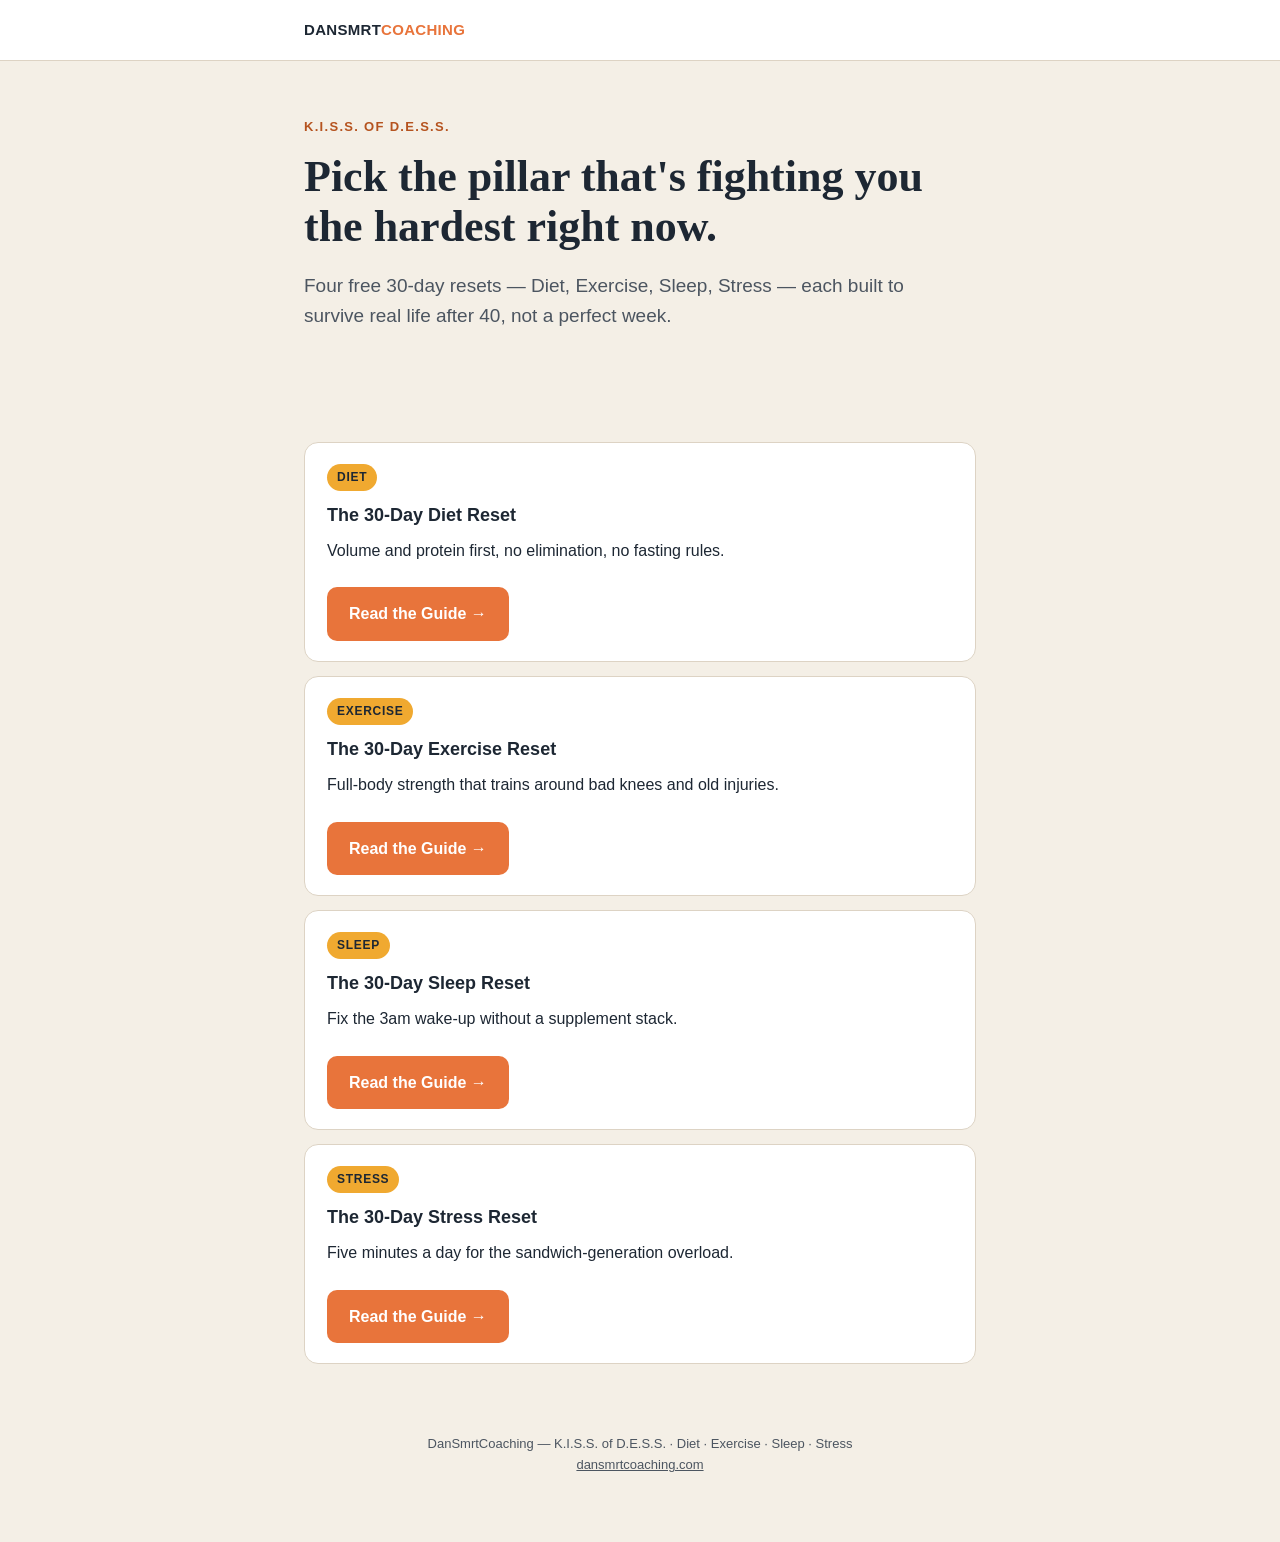
<file: index.html>
<!DOCTYPE html>
<html lang="en">
<head>
<meta charset="UTF-8">
<meta name="viewport" content="width=device-width, initial-scale=1.0">
<title>Free Guides | DanSmrtCoaching</title>
<meta name="description" content="Four 30-day resets for Diet, Exercise, Sleep, and Stress — built for real life after 40.">
<link rel="stylesheet" href="styles.css">
</head>
<body>

<div class="topbar">
  <div class="wrap">
    <a class="brand" href="https://dansmrtcoaching.com">DanSmrt<span>Coaching</span></a>
  </div>
</div>

<div class="wrap">
  <section class="hero" style="border-top:none;">
    <p class="eyebrow">K.I.S.S. of D.E.S.S.</p>
    <h1>Pick the pillar that's fighting you the hardest right now.</h1>
    <p class="lede">Four free 30-day resets — Diet, Exercise, Sleep, Stress — each built to survive real life after 40, not a perfect week.</p>
  </section>

  <section style="border-top:none;">
    <div class="weeks">
      <div class="week-card">
        <span class="wk">Diet</span>
        <h3>The 30-Day Diet Reset</h3>
        <p>Volume and protein first, no elimination, no fasting rules.</p>
        <a class="btn" href="diet/" style="margin-top:8px;display:inline-block;">Read the Guide →</a>
      </div>
      <div class="week-card">
        <span class="wk">Exercise</span>
        <h3>The 30-Day Exercise Reset</h3>
        <p>Full-body strength that trains around bad knees and old injuries.</p>
        <a class="btn" href="exercise/" style="margin-top:8px;display:inline-block;">Read the Guide →</a>
      </div>
      <div class="week-card">
        <span class="wk">Sleep</span>
        <h3>The 30-Day Sleep Reset</h3>
        <p>Fix the 3am wake-up without a supplement stack.</p>
        <a class="btn" href="sleep/" style="margin-top:8px;display:inline-block;">Read the Guide →</a>
      </div>
      <div class="week-card">
        <span class="wk">Stress</span>
        <h3>The 30-Day Stress Reset</h3>
        <p>Five minutes a day for the sandwich-generation overload.</p>
        <a class="btn" href="stress/" style="margin-top:8px;display:inline-block;">Read the Guide →</a>
      </div>
    </div>
  </section>
</div>

<footer>
  <div class="wrap">
    <p>DanSmrtCoaching — K.I.S.S. of D.E.S.S. · Diet · Exercise · Sleep · Stress<br>
    <a href="https://dansmrtcoaching.com">dansmrtcoaching.com</a></p>
  </div>
</footer>

</body>
</html>
</file>
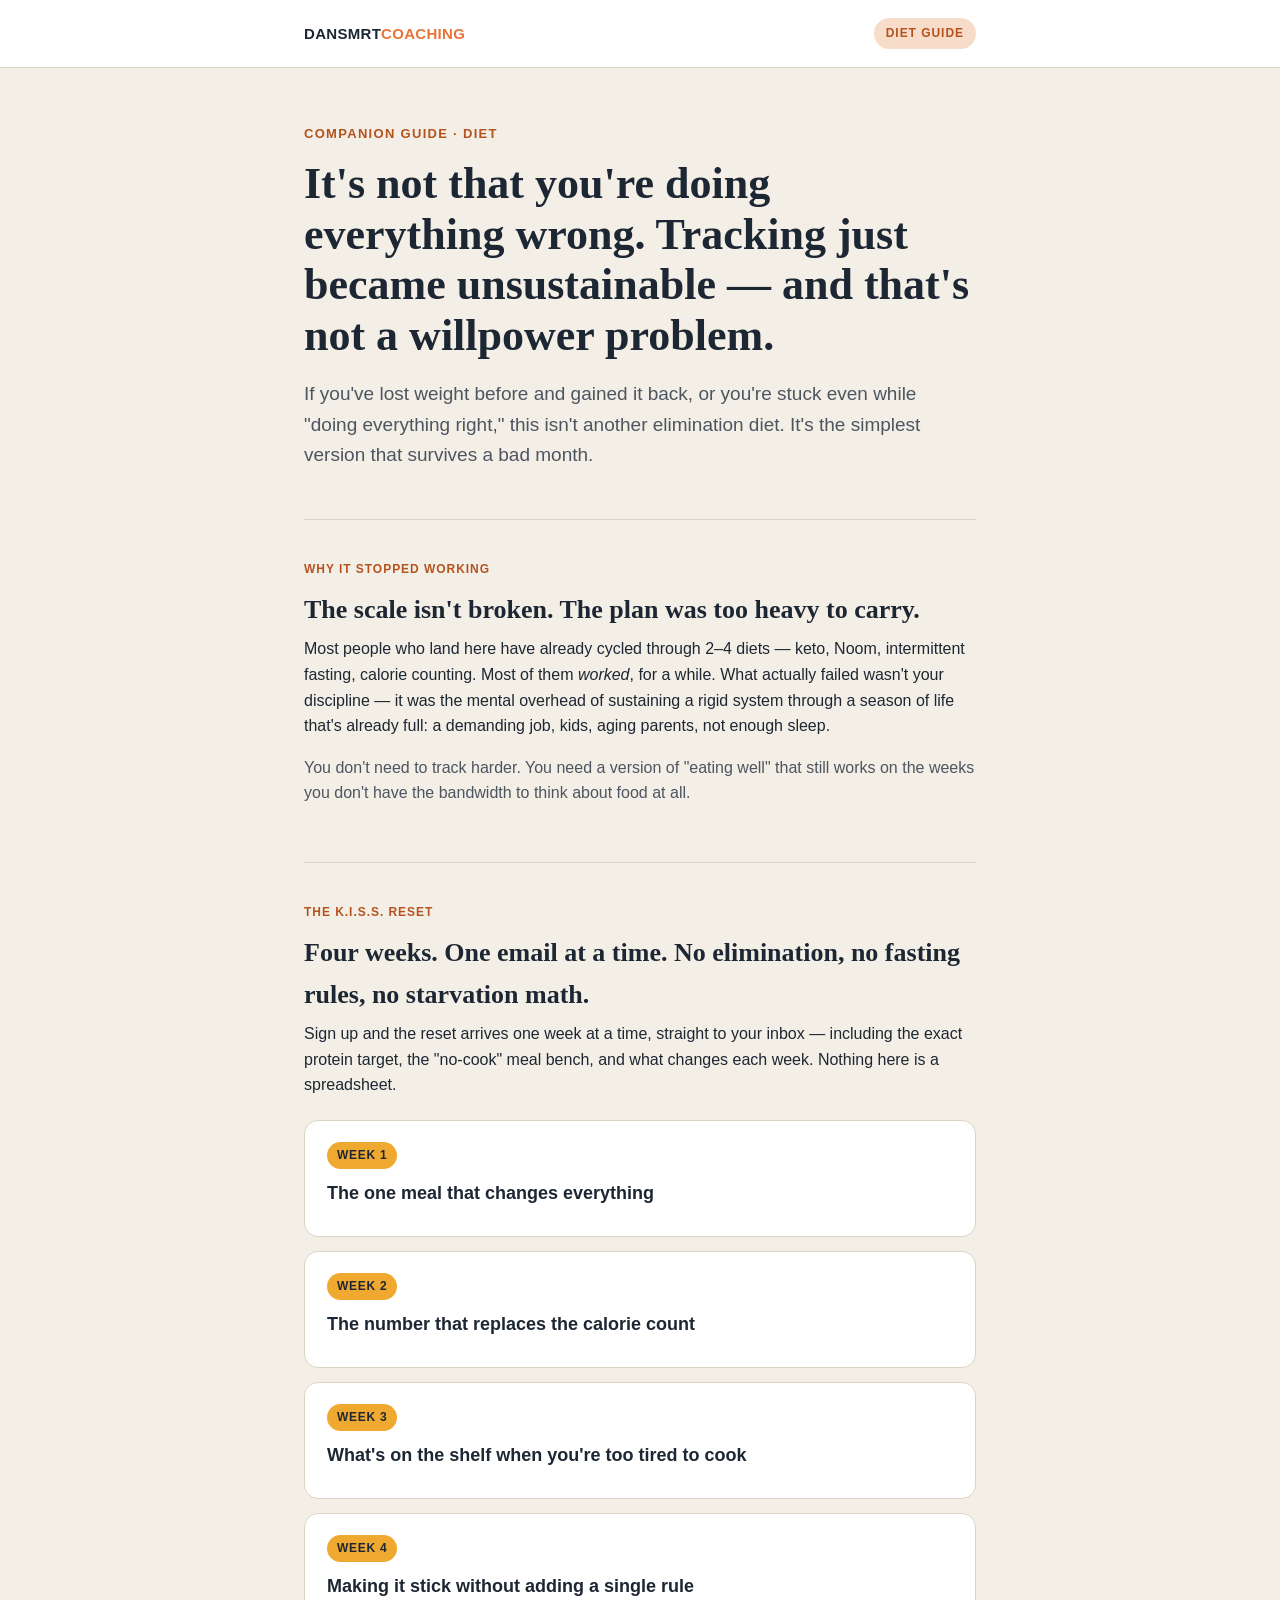
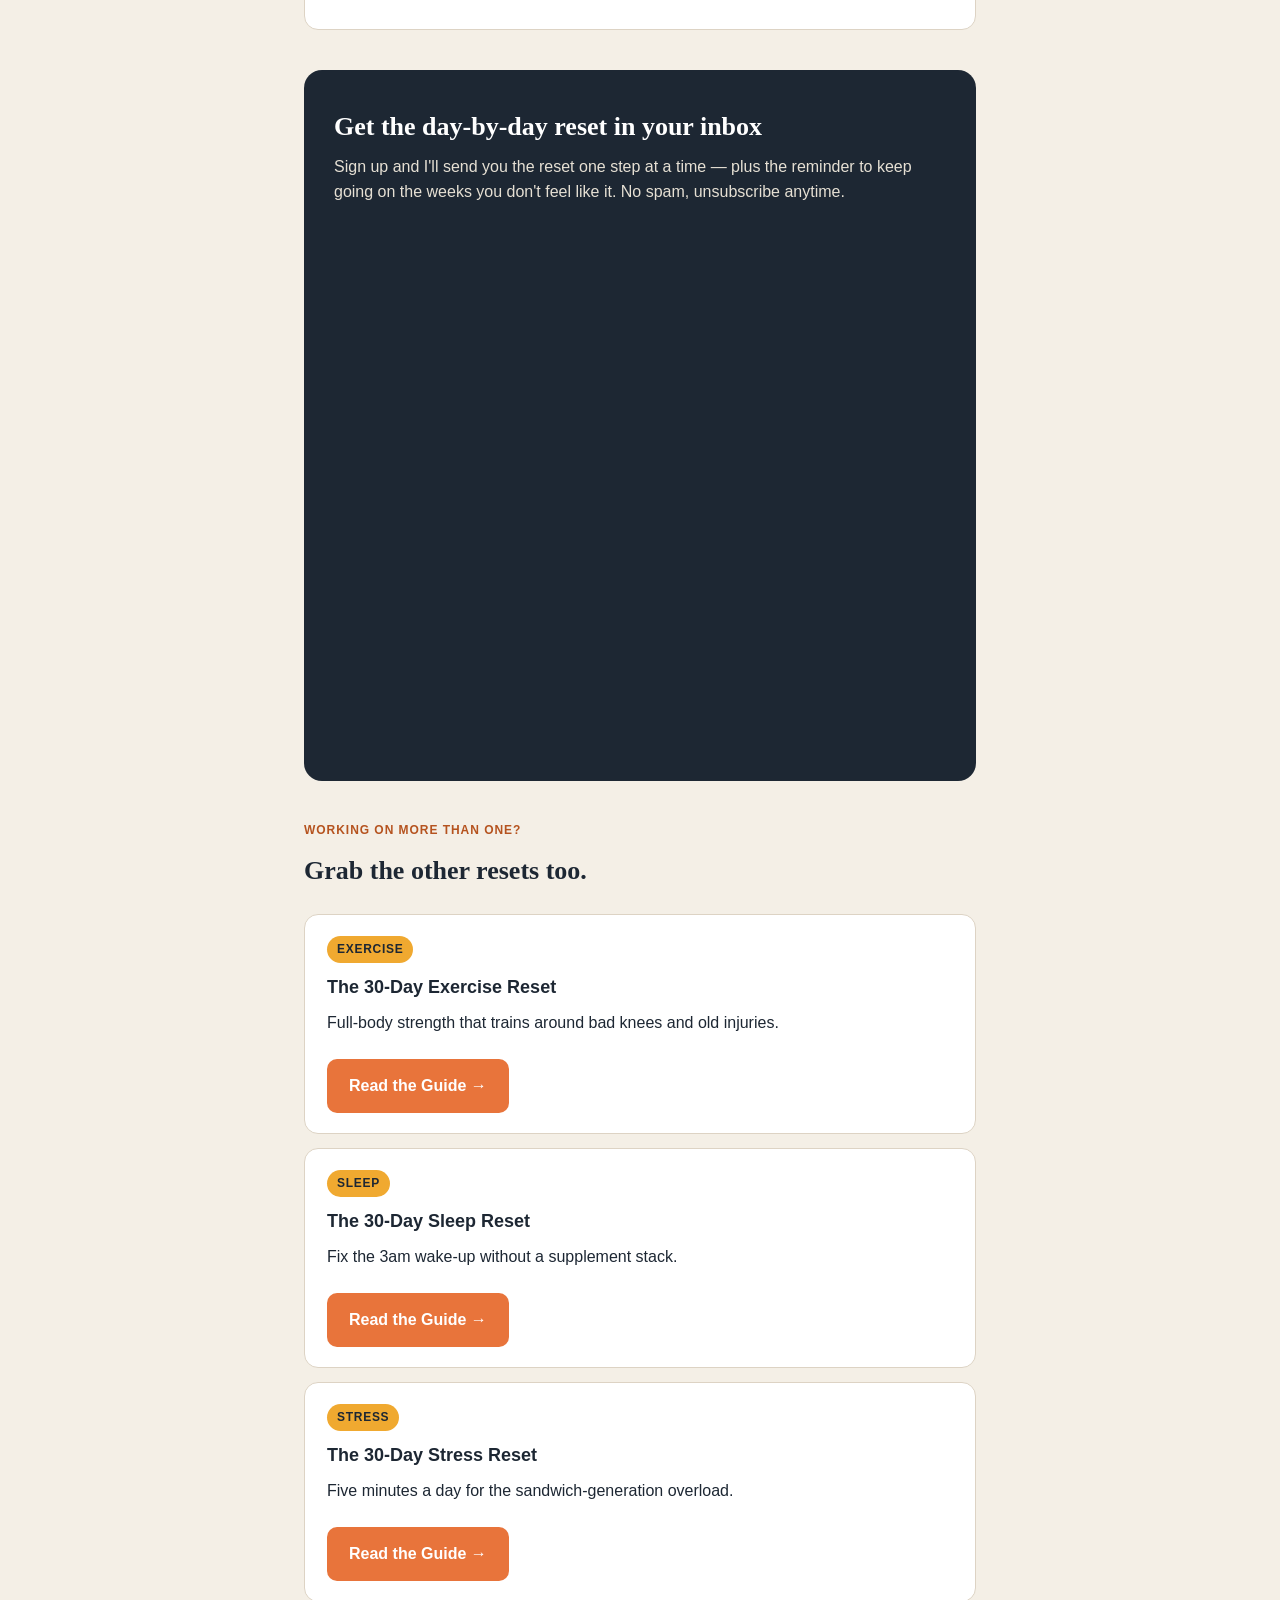
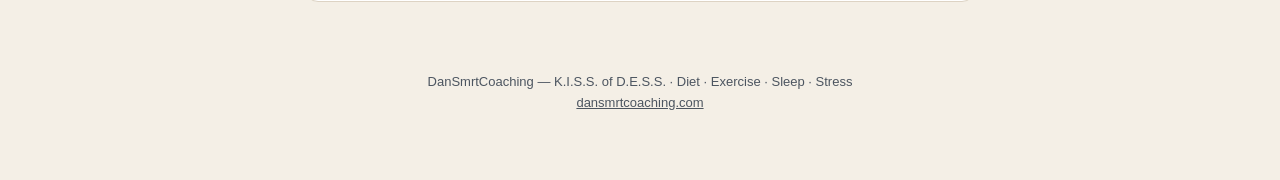
<file: diet/index.html>
<!DOCTYPE html>
<html lang="en">
<head>
<meta charset="UTF-8">
<meta name="viewport" content="width=device-width, initial-scale=1.0">
<title>The 30-Day Diet Reset (After 40) | DanSmrtCoaching</title>
<meta name="description" content="It's not that you're doing everything wrong — tracking became unsustainable, not you. A simple 30-day diet reset built for real life after 40.">
<link rel="stylesheet" href="../styles.css">
</head>
<body>

<div class="topbar">
  <div class="wrap">
    <a class="brand" href="https://dansmrtcoaching.com">DanSmrt<span>Coaching</span></a>
    <span class="pillar-tag">Diet Guide</span>
  </div>
</div>

<div class="wrap">

  <section class="hero" style="border-top:none;">
    <p class="eyebrow">Companion Guide · Diet</p>
    <h1>It's not that you're doing everything wrong. Tracking just became unsustainable — and that's not a willpower problem.</h1>
    <p class="lede">If you've lost weight before and gained it back, or you're stuck even while "doing everything right," this isn't another elimination diet. It's the simplest version that survives a bad month.</p>
  </section>

  <section>
    <p class="section-kicker">Why It Stopped Working</p>
    <h2>The scale isn't broken. The plan was too heavy to carry.</h2>
    <p>Most people who land here have already cycled through 2–4 diets — keto, Noom, intermittent fasting, calorie counting. Most of them <em>worked</em>, for a while. What actually failed wasn't your discipline — it was the mental overhead of sustaining a rigid system through a season of life that's already full: a demanding job, kids, aging parents, not enough sleep.</p>
    <p class="muted">You don't need to track harder. You need a version of "eating well" that still works on the weeks you don't have the bandwidth to think about food at all.</p>
  </section>

  <section>
    <p class="section-kicker">The K.I.S.S. Reset</p>
    <h2>Four weeks. One email at a time. No elimination, no fasting rules, no starvation math.</h2>
    <p>Sign up and the reset arrives one week at a time, straight to your inbox — including the exact protein target, the "no-cook" meal bench, and what changes each week. Nothing here is a spreadsheet.</p>

    <div class="weeks">
      <div class="week-card">
        <span class="wk">Week 1</span>
        <h3>The one meal that changes everything</h3>
      </div>
      <div class="week-card">
        <span class="wk">Week 2</span>
        <h3>The number that replaces the calorie count</h3>
      </div>
      <div class="week-card">
        <span class="wk">Week 3</span>
        <h3>What's on the shelf when you're too tired to cook</h3>
      </div>
      <div class="week-card">
        <span class="wk">Week 4</span>
        <h3>Making it stick without adding a single rule</h3>
      </div>
    </div>
  </section>

  <section class="signup-box" style="border-top:none;">
    <h2>Get the day-by-day reset in your inbox</h2>
    <p class="muted">Sign up and I'll send you the reset one step at a time — plus the reminder to keep going on the weeks you don't feel like it. No spam, unsubscribe anytime.</p>

    <!-- BREVO_FORM_START -->
    <iframe class="signup-frame" width="540" height="520" src="https://f063ee57.sibforms.com/v2/serve/[base64]"
            frameborder="0" scrolling="auto" allowfullscreen></iframe>
    <!-- BREVO_FORM_END -->
  </section>

<section style="border-top:none;">
 <p class="section-kicker">Working On More Than One?</p>
 <h2>Grab the other resets too.</h2>
 <div class="weeks">
 <div class="week-card">
 <span class="wk">Exercise</span>
 <h3>The 30-Day Exercise Reset</h3>
 <p>Full-body strength that trains around bad knees and old injuries.</p>
 <a class="btn" href="../exercise/" style="margin-top:8px;display:inline-block;">Read the Guide →</a>
 </div>
 <div class="week-card">
 <span class="wk">Sleep</span>
 <h3>The 30-Day Sleep Reset</h3>
 <p>Fix the 3am wake-up without a supplement stack.</p>
 <a class="btn" href="../sleep/" style="margin-top:8px;display:inline-block;">Read the Guide →</a>
 </div>
 <div class="week-card">
 <span class="wk">Stress</span>
 <h3>The 30-Day Stress Reset</h3>
 <p>Five minutes a day for the sandwich-generation overload.</p>
 <a class="btn" href="../stress/" style="margin-top:8px;display:inline-block;">Read the Guide →</a>
 </div>
 </div>
</section>

</div>

<footer>
  <div class="wrap">
    <p>DanSmrtCoaching — K.I.S.S. of D.E.S.S. · Diet · Exercise · Sleep · Stress<br>
    <a href="https://dansmrtcoaching.com">dansmrtcoaching.com</a></p>
  </div>
</footer>

</body>
</html>
</file>
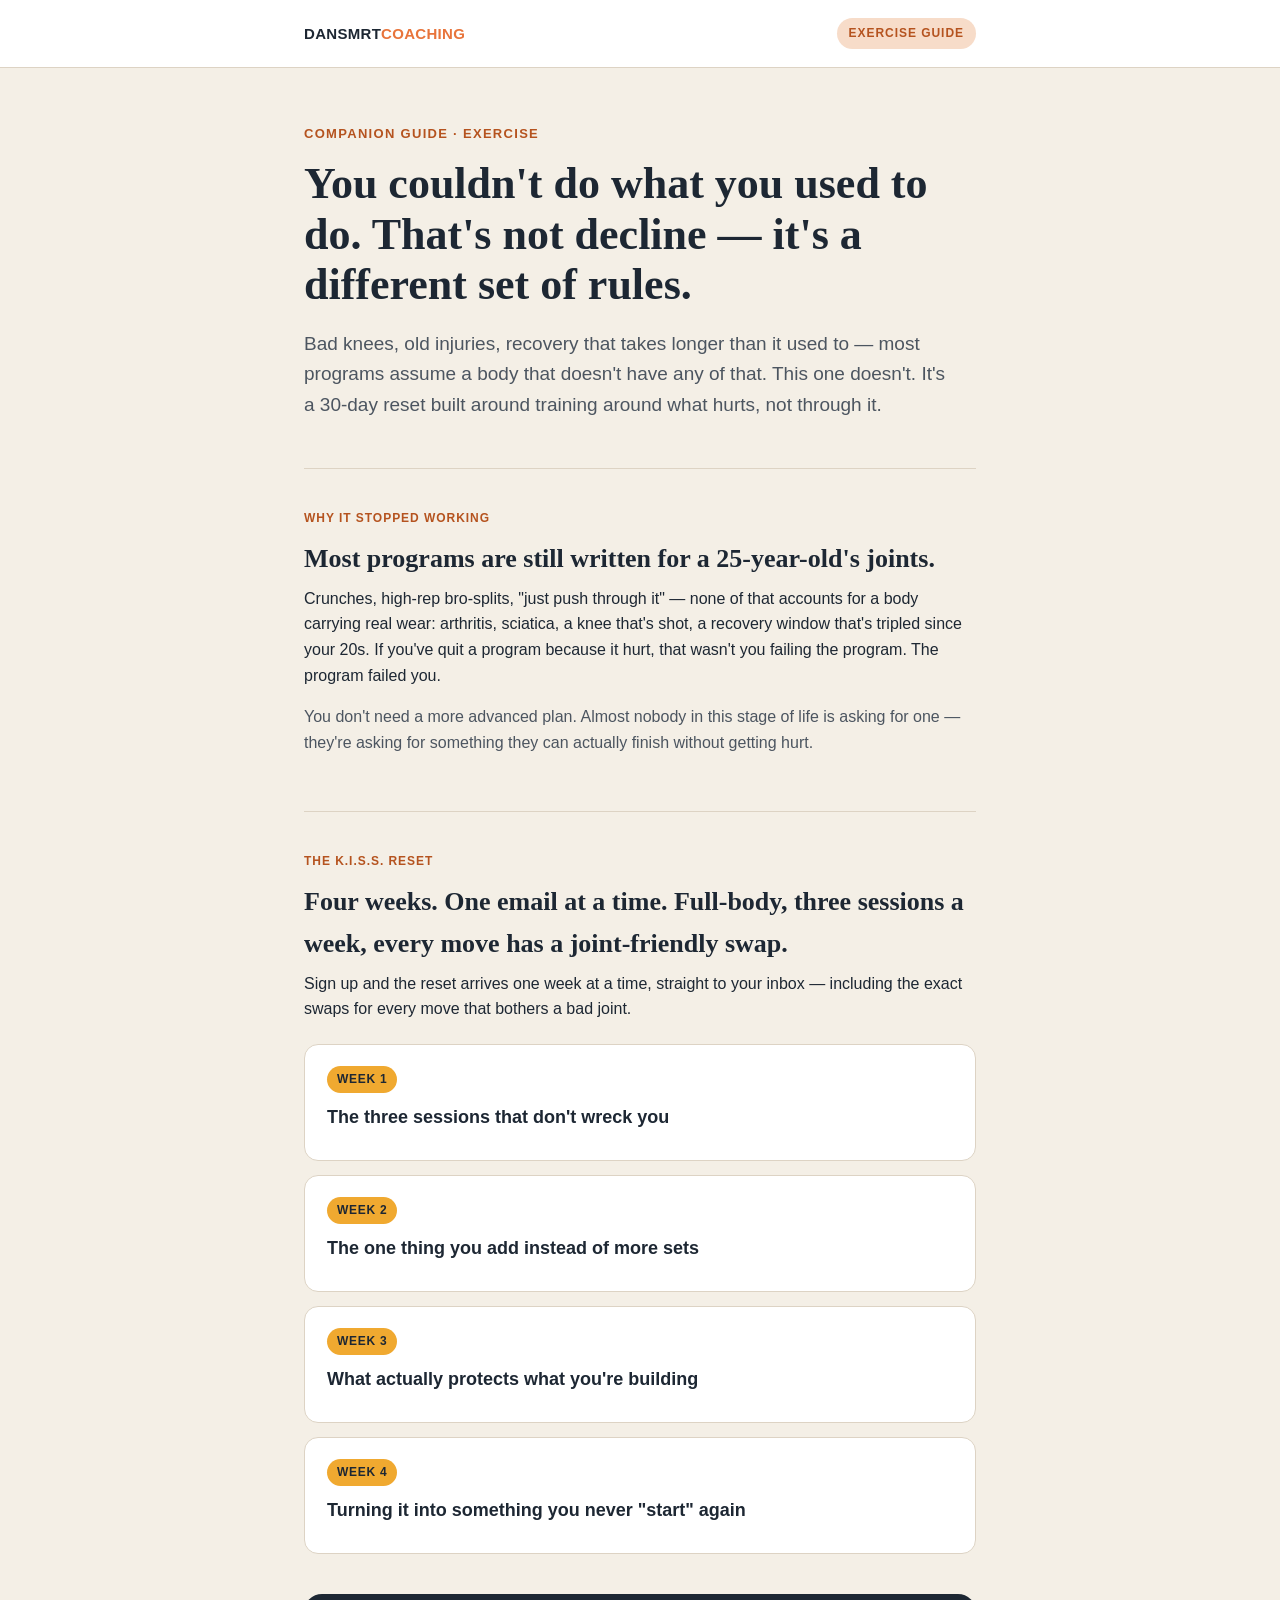
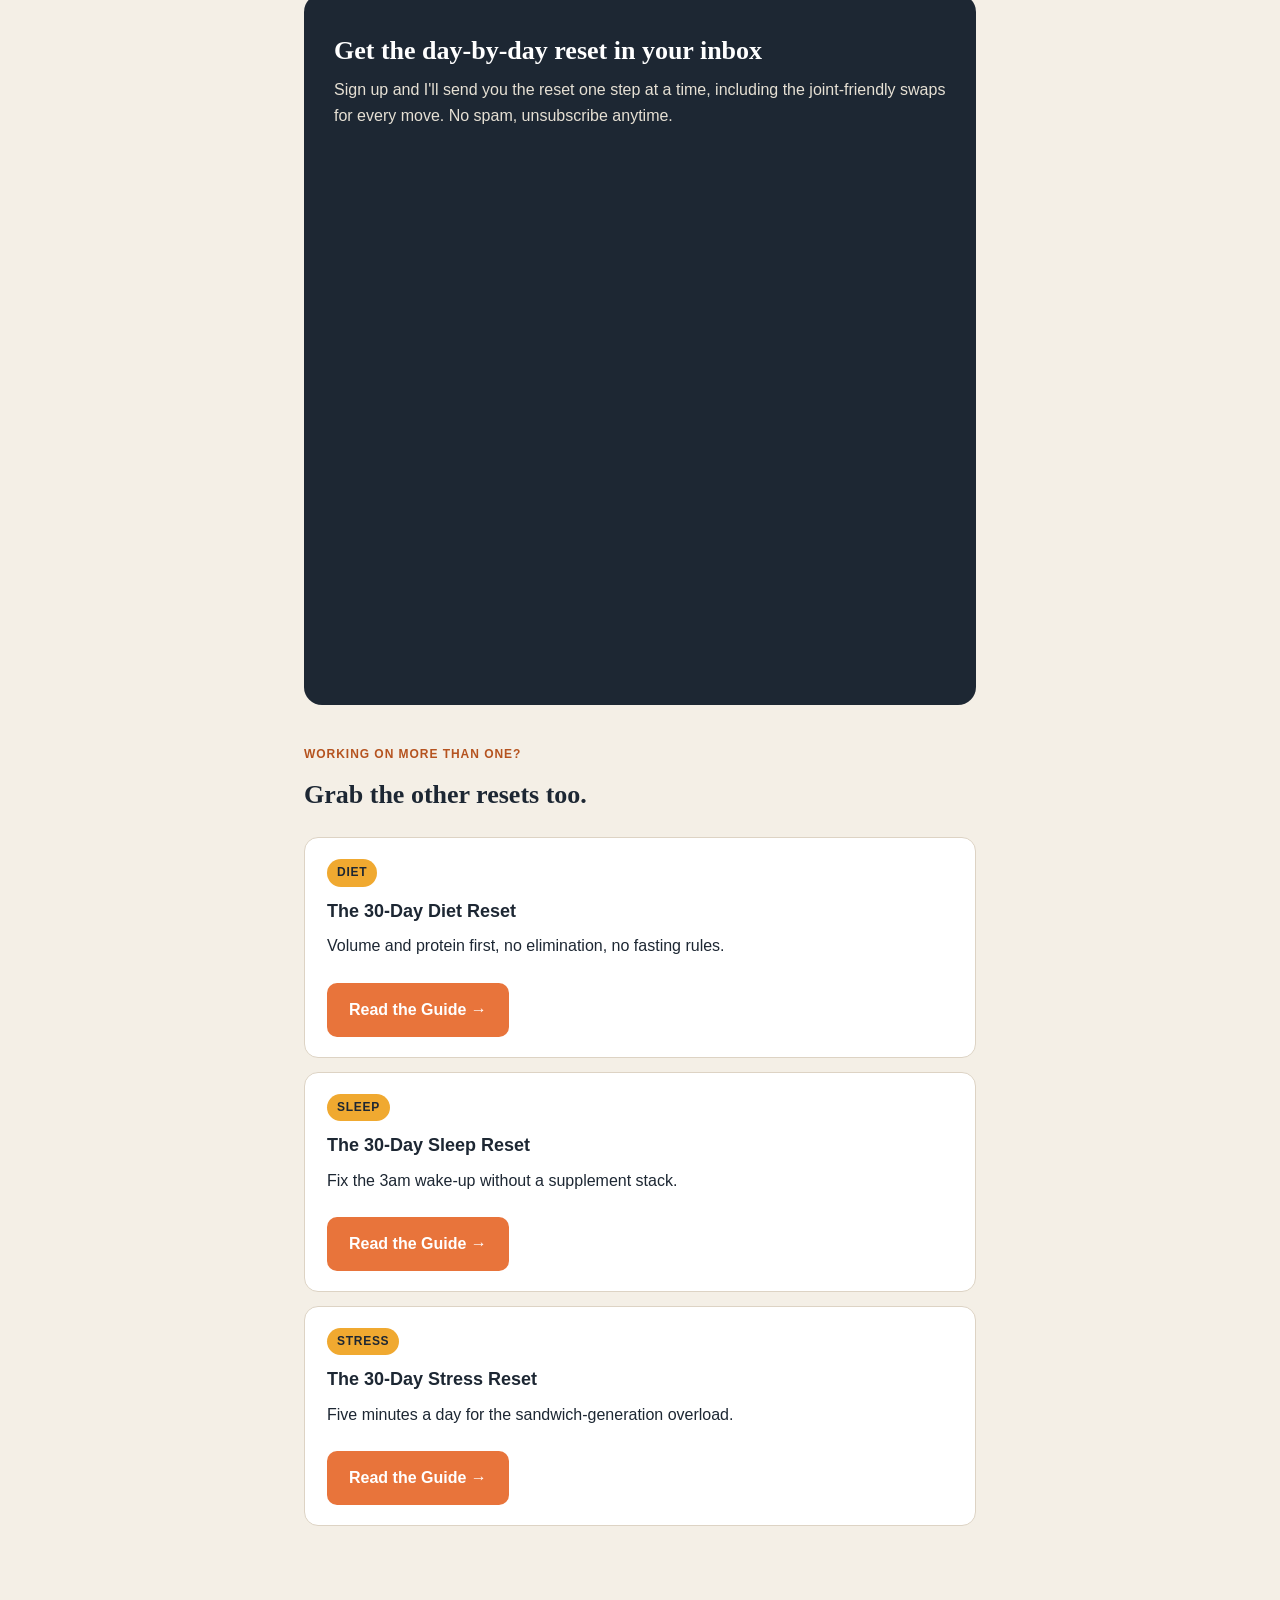
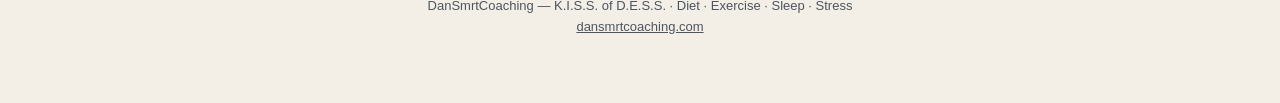
<file: exercise/index.html>
<!DOCTYPE html>
<html lang="en">
<head>
<meta charset="UTF-8">
<meta name="viewport" content="width=device-width, initial-scale=1.0">
<title>The 30-Day Exercise Reset (After 40) | DanSmrtCoaching</title>
<meta name="description" content="Bad knees, old injuries, less recovery time — train around it, not through it. A simple 30-day strength reset built for the body you actually have.">
<link rel="stylesheet" href="../styles.css">
</head>
<body>

<div class="topbar">
  <div class="wrap">
    <a class="brand" href="https://dansmrtcoaching.com">DanSmrt<span>Coaching</span></a>
    <span class="pillar-tag">Exercise Guide</span>
  </div>
</div>

<div class="wrap">

  <section class="hero" style="border-top:none;">
    <p class="eyebrow">Companion Guide · Exercise</p>
    <h1>You couldn't do what you used to do. That's not decline — it's a different set of rules.</h1>
    <p class="lede">Bad knees, old injuries, recovery that takes longer than it used to — most programs assume a body that doesn't have any of that. This one doesn't. It's a 30-day reset built around training around what hurts, not through it.</p>
  </section>

  <section>
    <p class="section-kicker">Why It Stopped Working</p>
    <h2>Most programs are still written for a 25-year-old's joints.</h2>
    <p>Crunches, high-rep bro-splits, "just push through it" — none of that accounts for a body carrying real wear: arthritis, sciatica, a knee that's shot, a recovery window that's tripled since your 20s. If you've quit a program because it hurt, that wasn't you failing the program. The program failed you.</p>
    <p class="muted">You don't need a more advanced plan. Almost nobody in this stage of life is asking for one — they're asking for something they can actually finish without getting hurt.</p>
  </section>

  <section>
    <p class="section-kicker">The K.I.S.S. Reset</p>
    <h2>Four weeks. One email at a time. Full-body, three sessions a week, every move has a joint-friendly swap.</h2>
    <p>Sign up and the reset arrives one week at a time, straight to your inbox — including the exact swaps for every move that bothers a bad joint.</p>

    <div class="weeks">
      <div class="week-card">
        <span class="wk">Week 1</span>
        <h3>The three sessions that don't wreck you</h3>
      </div>
      <div class="week-card">
        <span class="wk">Week 2</span>
        <h3>The one thing you add instead of more sets</h3>
      </div>
      <div class="week-card">
        <span class="wk">Week 3</span>
        <h3>What actually protects what you're building</h3>
      </div>
      <div class="week-card">
        <span class="wk">Week 4</span>
        <h3>Turning it into something you never "start" again</h3>
      </div>
    </div>
  </section>

  <section class="signup-box" style="border-top:none;">
    <h2>Get the day-by-day reset in your inbox</h2>
    <p class="muted">Sign up and I'll send you the reset one step at a time, including the joint-friendly swaps for every move. No spam, unsubscribe anytime.</p>

    <!-- BREVO_FORM_START -->
    <iframe class="signup-frame" width="540" height="520" src="https://f063ee57.sibforms.com/v2/serve/[base64]"
            frameborder="0" scrolling="auto" allowfullscreen></iframe>
    <!-- BREVO_FORM_END -->
  </section>

<section style="border-top:none;">
 <p class="section-kicker">Working On More Than One?</p>
 <h2>Grab the other resets too.</h2>
 <div class="weeks">
 <div class="week-card">
 <span class="wk">Diet</span>
 <h3>The 30-Day Diet Reset</h3>
 <p>Volume and protein first, no elimination, no fasting rules.</p>
 <a class="btn" href="../diet/" style="margin-top:8px;display:inline-block;">Read the Guide →</a>
 </div>
 <div class="week-card">
 <span class="wk">Sleep</span>
 <h3>The 30-Day Sleep Reset</h3>
 <p>Fix the 3am wake-up without a supplement stack.</p>
 <a class="btn" href="../sleep/" style="margin-top:8px;display:inline-block;">Read the Guide →</a>
 </div>
 <div class="week-card">
 <span class="wk">Stress</span>
 <h3>The 30-Day Stress Reset</h3>
 <p>Five minutes a day for the sandwich-generation overload.</p>
 <a class="btn" href="../stress/" style="margin-top:8px;display:inline-block;">Read the Guide →</a>
 </div>
 </div>
</section>

</div>

<footer>
  <div class="wrap">
    <p>DanSmrtCoaching — K.I.S.S. of D.E.S.S. · Diet · Exercise · Sleep · Stress<br>
    <a href="https://dansmrtcoaching.com">dansmrtcoaching.com</a></p>
  </div>
</footer>

</body>
</html>
</file>
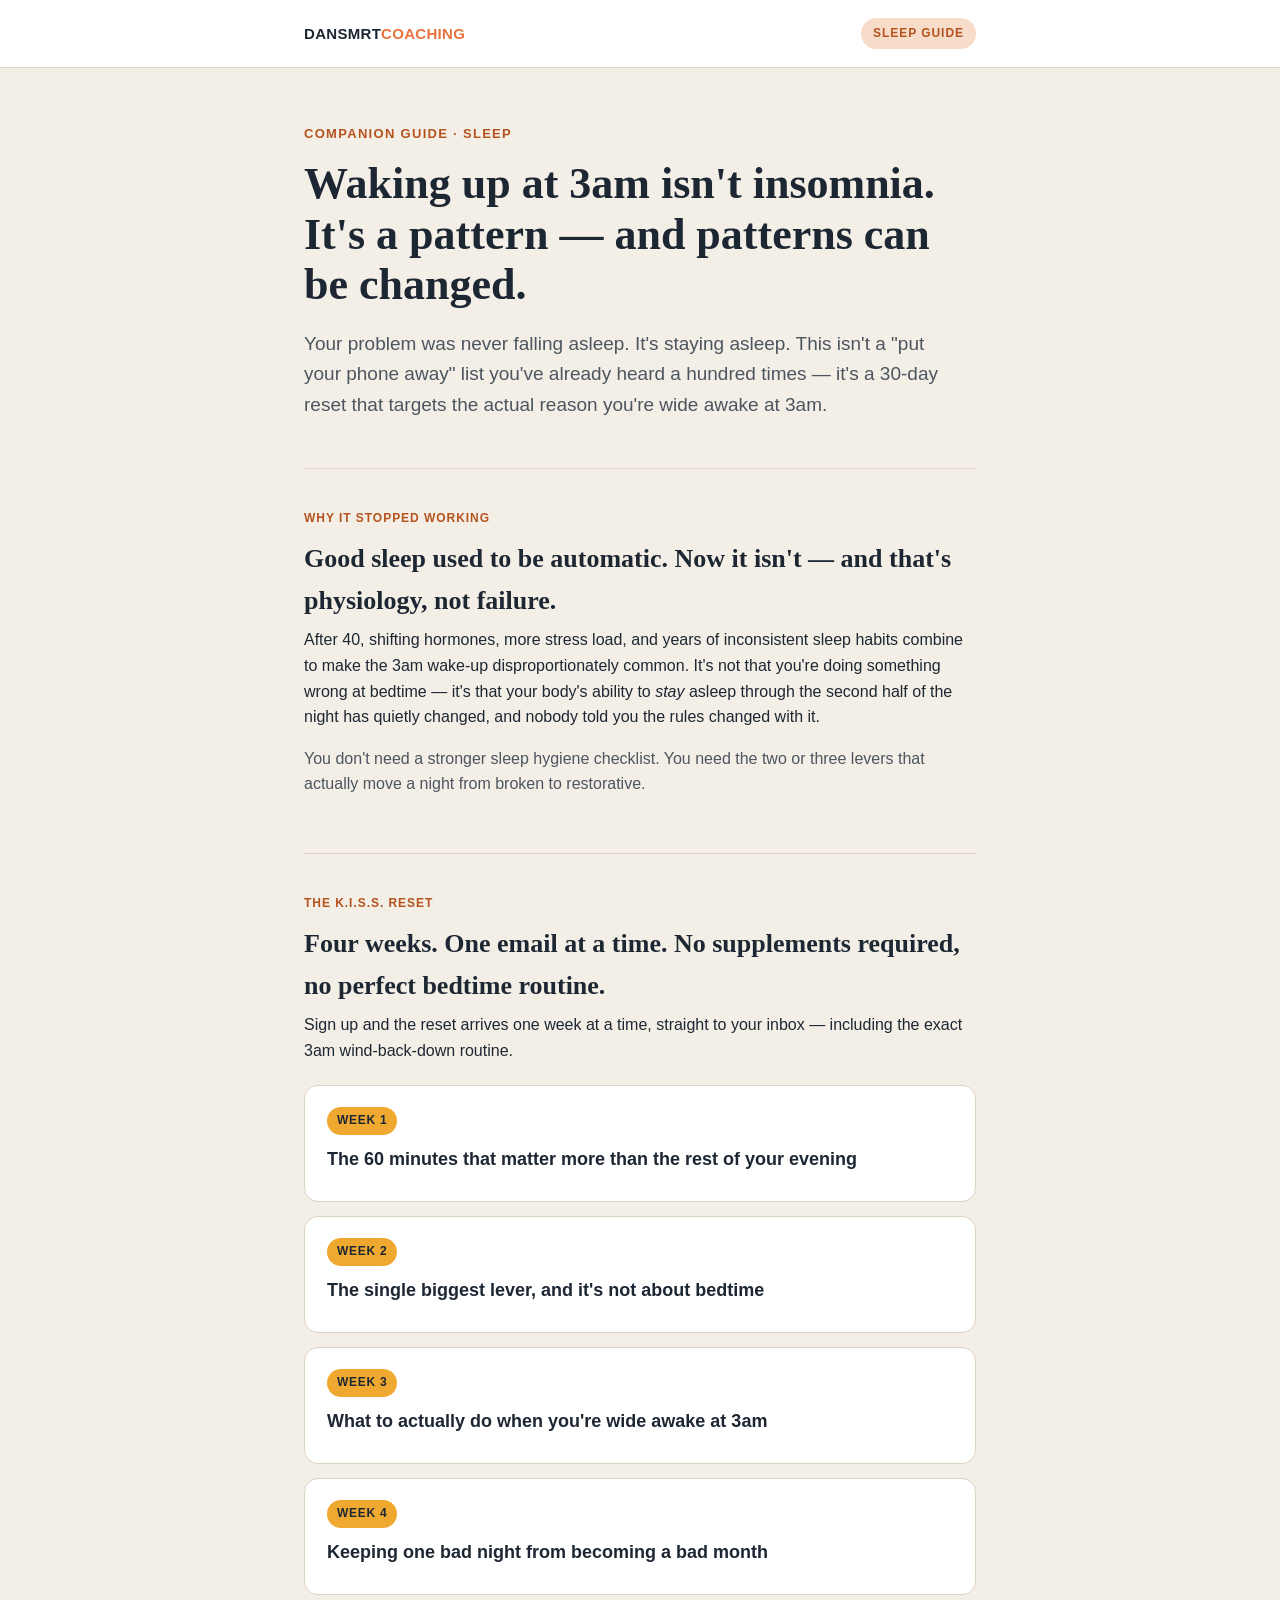
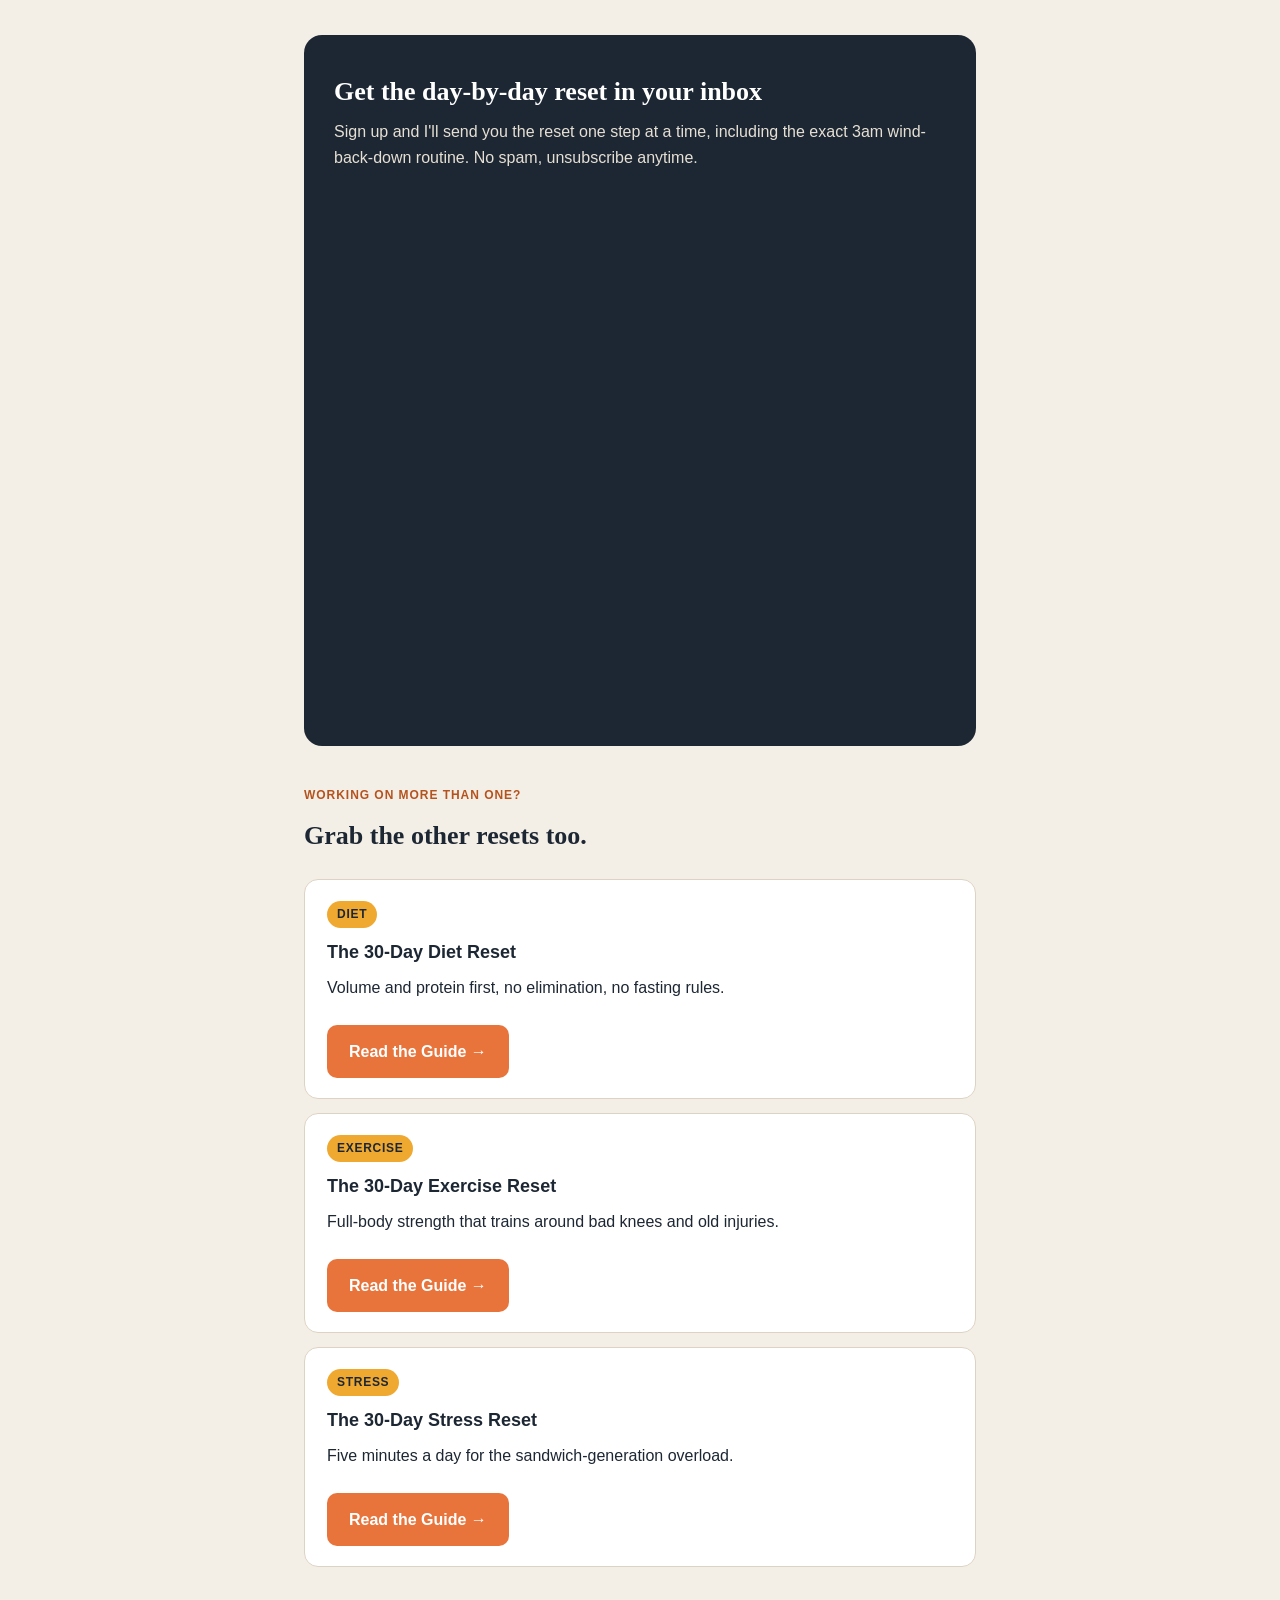
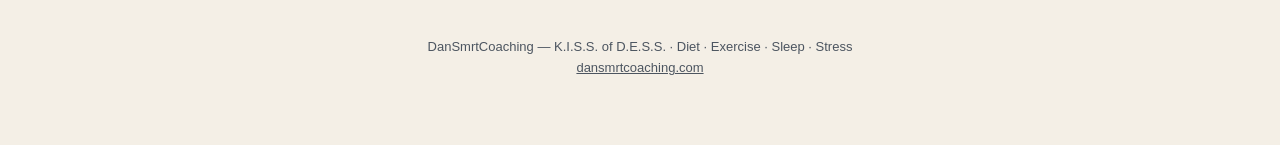
<file: sleep/index.html>
<!DOCTYPE html>
<html lang="en">
<head>
<meta charset="UTF-8">
<meta name="viewport" content="width=device-width, initial-scale=1.0">
<title>The 30-Day Sleep Reset (After 40) | DanSmrtCoaching</title>
<meta name="description" content="Waking at 3am and can't get back to sleep? It's not insomnia — it's a fixable pattern. A simple 30-day sleep reset built for real life after 40.">
<link rel="stylesheet" href="../styles.css">
</head>
<body>

<div class="topbar">
  <div class="wrap">
    <a class="brand" href="https://dansmrtcoaching.com">DanSmrt<span>Coaching</span></a>
    <span class="pillar-tag">Sleep Guide</span>
  </div>
</div>

<div class="wrap">

  <section class="hero" style="border-top:none;">
    <p class="eyebrow">Companion Guide · Sleep</p>
    <h1>Waking up at 3am isn't insomnia. It's a pattern — and patterns can be changed.</h1>
    <p class="lede">Your problem was never falling asleep. It's staying asleep. This isn't a "put your phone away" list you've already heard a hundred times — it's a 30-day reset that targets the actual reason you're wide awake at 3am.</p>
  </section>

  <section>
    <p class="section-kicker">Why It Stopped Working</p>
    <h2>Good sleep used to be automatic. Now it isn't — and that's physiology, not failure.</h2>
    <p>After 40, shifting hormones, more stress load, and years of inconsistent sleep habits combine to make the 3am wake-up disproportionately common. It's not that you're doing something wrong at bedtime — it's that your body's ability to <em>stay</em> asleep through the second half of the night has quietly changed, and nobody told you the rules changed with it.</p>
    <p class="muted">You don't need a stronger sleep hygiene checklist. You need the two or three levers that actually move a night from broken to restorative.</p>
  </section>

  <section>
    <p class="section-kicker">The K.I.S.S. Reset</p>
    <h2>Four weeks. One email at a time. No supplements required, no perfect bedtime routine.</h2>
    <p>Sign up and the reset arrives one week at a time, straight to your inbox — including the exact 3am wind-back-down routine.</p>

    <div class="weeks">
      <div class="week-card">
        <span class="wk">Week 1</span>
        <h3>The 60 minutes that matter more than the rest of your evening</h3>
      </div>
      <div class="week-card">
        <span class="wk">Week 2</span>
        <h3>The single biggest lever, and it's not about bedtime</h3>
      </div>
      <div class="week-card">
        <span class="wk">Week 3</span>
        <h3>What to actually do when you're wide awake at 3am</h3>
      </div>
      <div class="week-card">
        <span class="wk">Week 4</span>
        <h3>Keeping one bad night from becoming a bad month</h3>
      </div>
    </div>
  </section>

  <section class="signup-box" style="border-top:none;">
    <h2>Get the day-by-day reset in your inbox</h2>
    <p class="muted">Sign up and I'll send you the reset one step at a time, including the exact 3am wind-back-down routine. No spam, unsubscribe anytime.</p>

    <!-- BREVO_FORM_START -->
    <iframe class="signup-frame" width="540" height="520" src="https://f063ee57.sibforms.com/v2/serve/[base64]"
            frameborder="0" scrolling="auto" allowfullscreen></iframe>
    <!-- BREVO_FORM_END -->
  </section>

<section style="border-top:none;">
 <p class="section-kicker">Working On More Than One?</p>
 <h2>Grab the other resets too.</h2>
 <div class="weeks">
 <div class="week-card">
 <span class="wk">Diet</span>
 <h3>The 30-Day Diet Reset</h3>
 <p>Volume and protein first, no elimination, no fasting rules.</p>
 <a class="btn" href="../diet/" style="margin-top:8px;display:inline-block;">Read the Guide →</a>
 </div>
 <div class="week-card">
 <span class="wk">Exercise</span>
 <h3>The 30-Day Exercise Reset</h3>
 <p>Full-body strength that trains around bad knees and old injuries.</p>
 <a class="btn" href="../exercise/" style="margin-top:8px;display:inline-block;">Read the Guide →</a>
 </div>
 <div class="week-card">
 <span class="wk">Stress</span>
 <h3>The 30-Day Stress Reset</h3>
 <p>Five minutes a day for the sandwich-generation overload.</p>
 <a class="btn" href="../stress/" style="margin-top:8px;display:inline-block;">Read the Guide →</a>
 </div>
 </div>
</section>

</div>

<footer>
  <div class="wrap">
    <p>DanSmrtCoaching — K.I.S.S. of D.E.S.S. · Diet · Exercise · Sleep · Stress<br>
    <a href="https://dansmrtcoaching.com">dansmrtcoaching.com</a></p>
  </div>
</footer>

</body>
</html>
</file>
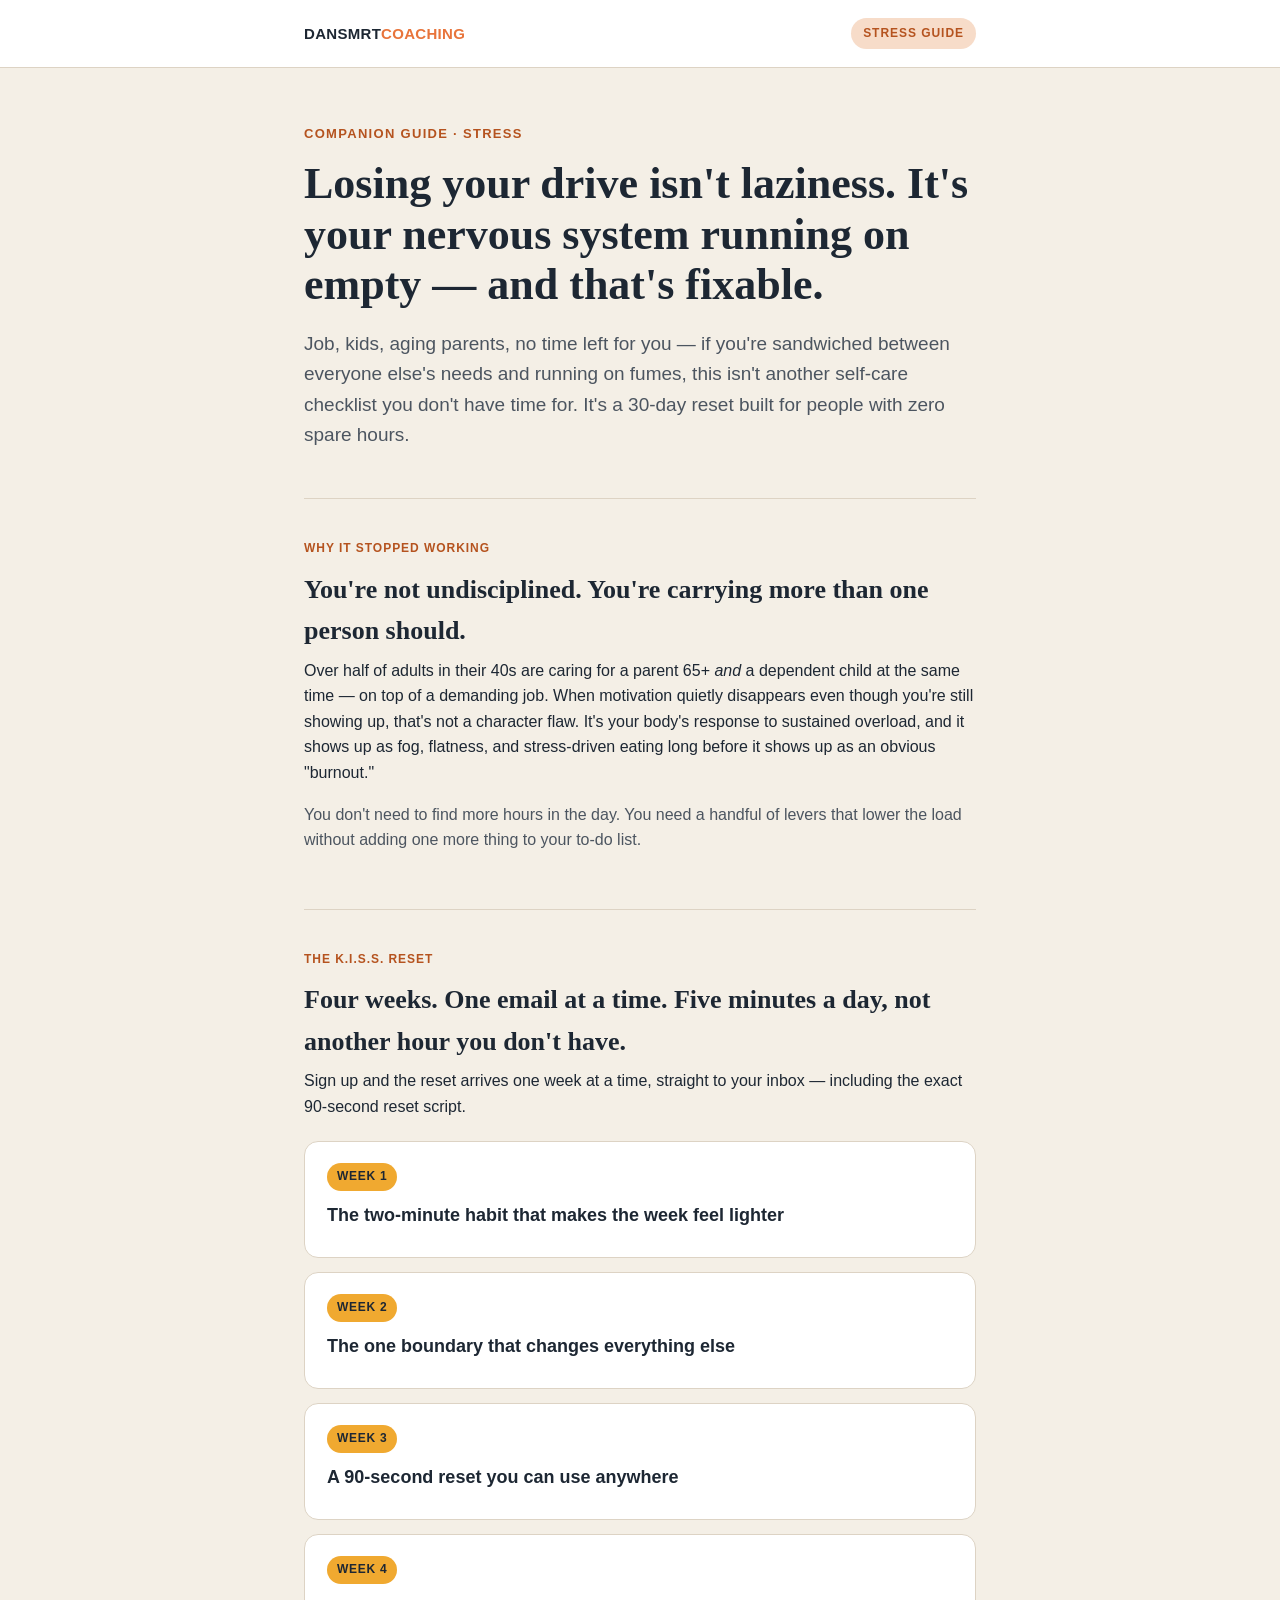
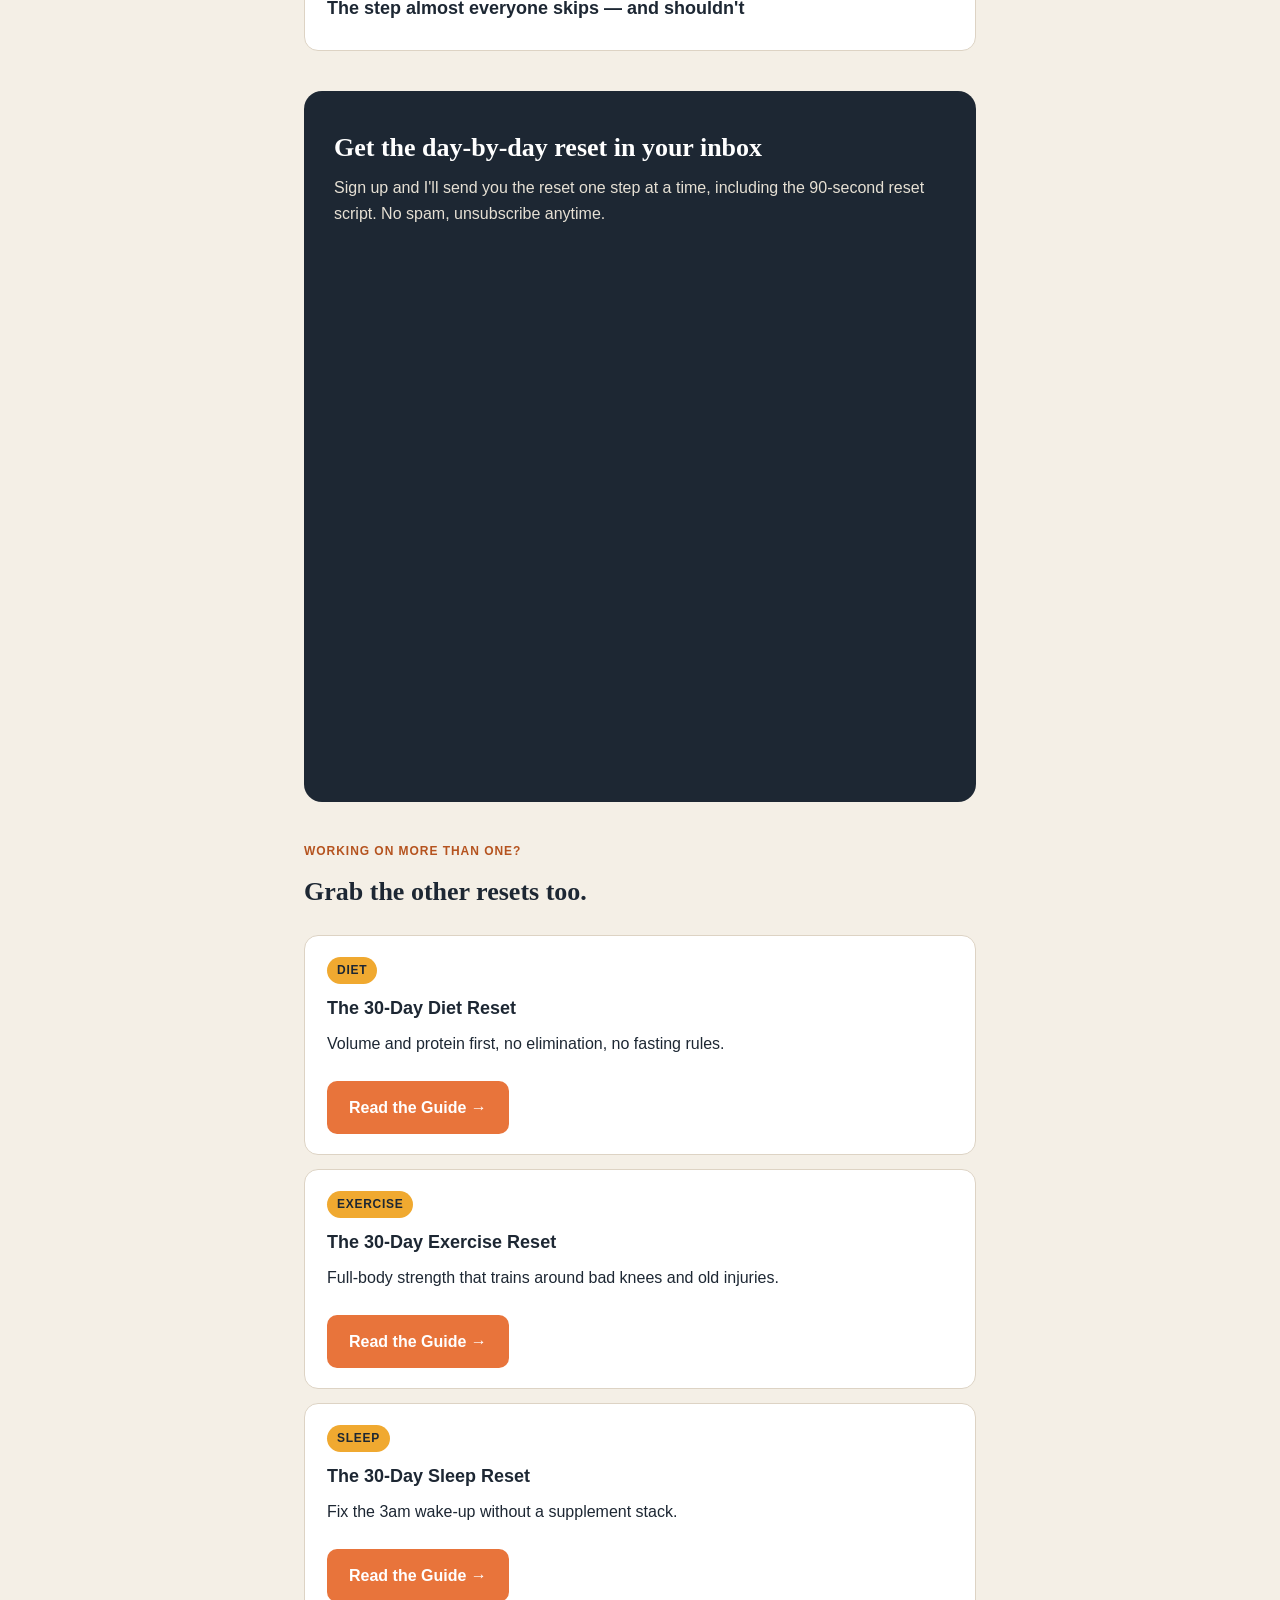
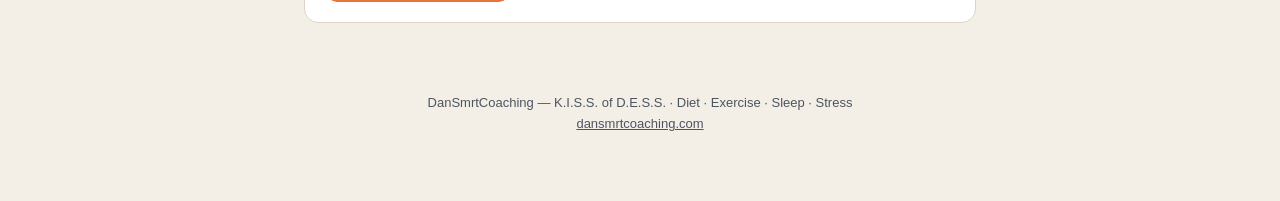
<file: stress/index.html>
<!DOCTYPE html>
<html lang="en">
<head>
<meta charset="UTF-8">
<meta name="viewport" content="width=device-width, initial-scale=1.0">
<title>The 30-Day Stress Reset (After 40) | DanSmrtCoaching</title>
<meta name="description" content="Sandwiched between work, kids, and aging parents, with no time or energy left for yourself? A simple 30-day stress reset built for real life after 40.">
<link rel="stylesheet" href="../styles.css">
</head>
<body>

<div class="topbar">
  <div class="wrap">
    <a class="brand" href="https://dansmrtcoaching.com">DanSmrt<span>Coaching</span></a>
    <span class="pillar-tag">Stress Guide</span>
  </div>
</div>

<div class="wrap">

  <section class="hero" style="border-top:none;">
    <p class="eyebrow">Companion Guide · Stress</p>
    <h1>Losing your drive isn't laziness. It's your nervous system running on empty — and that's fixable.</h1>
    <p class="lede">Job, kids, aging parents, no time left for you — if you're sandwiched between everyone else's needs and running on fumes, this isn't another self-care checklist you don't have time for. It's a 30-day reset built for people with zero spare hours.</p>
  </section>

  <section>
    <p class="section-kicker">Why It Stopped Working</p>
    <h2>You're not undisciplined. You're carrying more than one person should.</h2>
    <p>Over half of adults in their 40s are caring for a parent 65+ <em>and</em> a dependent child at the same time — on top of a demanding job. When motivation quietly disappears even though you're still showing up, that's not a character flaw. It's your body's response to sustained overload, and it shows up as fog, flatness, and stress-driven eating long before it shows up as an obvious "burnout."</p>
    <p class="muted">You don't need to find more hours in the day. You need a handful of levers that lower the load without adding one more thing to your to-do list.</p>
  </section>

  <section>
    <p class="section-kicker">The K.I.S.S. Reset</p>
    <h2>Four weeks. One email at a time. Five minutes a day, not another hour you don't have.</h2>
    <p>Sign up and the reset arrives one week at a time, straight to your inbox — including the exact 90-second reset script.</p>

    <div class="weeks">
      <div class="week-card">
        <span class="wk">Week 1</span>
        <h3>The two-minute habit that makes the week feel lighter</h3>
      </div>
      <div class="week-card">
        <span class="wk">Week 2</span>
        <h3>The one boundary that changes everything else</h3>
      </div>
      <div class="week-card">
        <span class="wk">Week 3</span>
        <h3>A 90-second reset you can use anywhere</h3>
      </div>
      <div class="week-card">
        <span class="wk">Week 4</span>
        <h3>The step almost everyone skips — and shouldn't</h3>
      </div>
    </div>
  </section>

  <section class="signup-box" style="border-top:none;">
    <h2>Get the day-by-day reset in your inbox</h2>
    <p class="muted">Sign up and I'll send you the reset one step at a time, including the 90-second reset script. No spam, unsubscribe anytime.</p>

    <!-- BREVO_FORM_START -->
    <iframe class="signup-frame" width="540" height="520" src="https://f063ee57.sibforms.com/v2/serve/[base64]"
            frameborder="0" scrolling="auto" allowfullscreen></iframe>
    <!-- BREVO_FORM_END -->
  </section>

<section style="border-top:none;">
 <p class="section-kicker">Working On More Than One?</p>
 <h2>Grab the other resets too.</h2>
 <div class="weeks">
 <div class="week-card">
 <span class="wk">Diet</span>
 <h3>The 30-Day Diet Reset</h3>
 <p>Volume and protein first, no elimination, no fasting rules.</p>
 <a class="btn" href="../diet/" style="margin-top:8px;display:inline-block;">Read the Guide →</a>
 </div>
 <div class="week-card">
 <span class="wk">Exercise</span>
 <h3>The 30-Day Exercise Reset</h3>
 <p>Full-body strength that trains around bad knees and old injuries.</p>
 <a class="btn" href="../exercise/" style="margin-top:8px;display:inline-block;">Read the Guide →</a>
 </div>
 <div class="week-card">
 <span class="wk">Sleep</span>
 <h3>The 30-Day Sleep Reset</h3>
 <p>Fix the 3am wake-up without a supplement stack.</p>
 <a class="btn" href="../sleep/" style="margin-top:8px;display:inline-block;">Read the Guide →</a>
 </div>
 </div>
</section>

</div>

<footer>
  <div class="wrap">
    <p>DanSmrtCoaching — K.I.S.S. of D.E.S.S. · Diet · Exercise · Sleep · Stress<br>
    <a href="https://dansmrtcoaching.com">dansmrtcoaching.com</a></p>
  </div>
</footer>

</body>
</html>
</file>
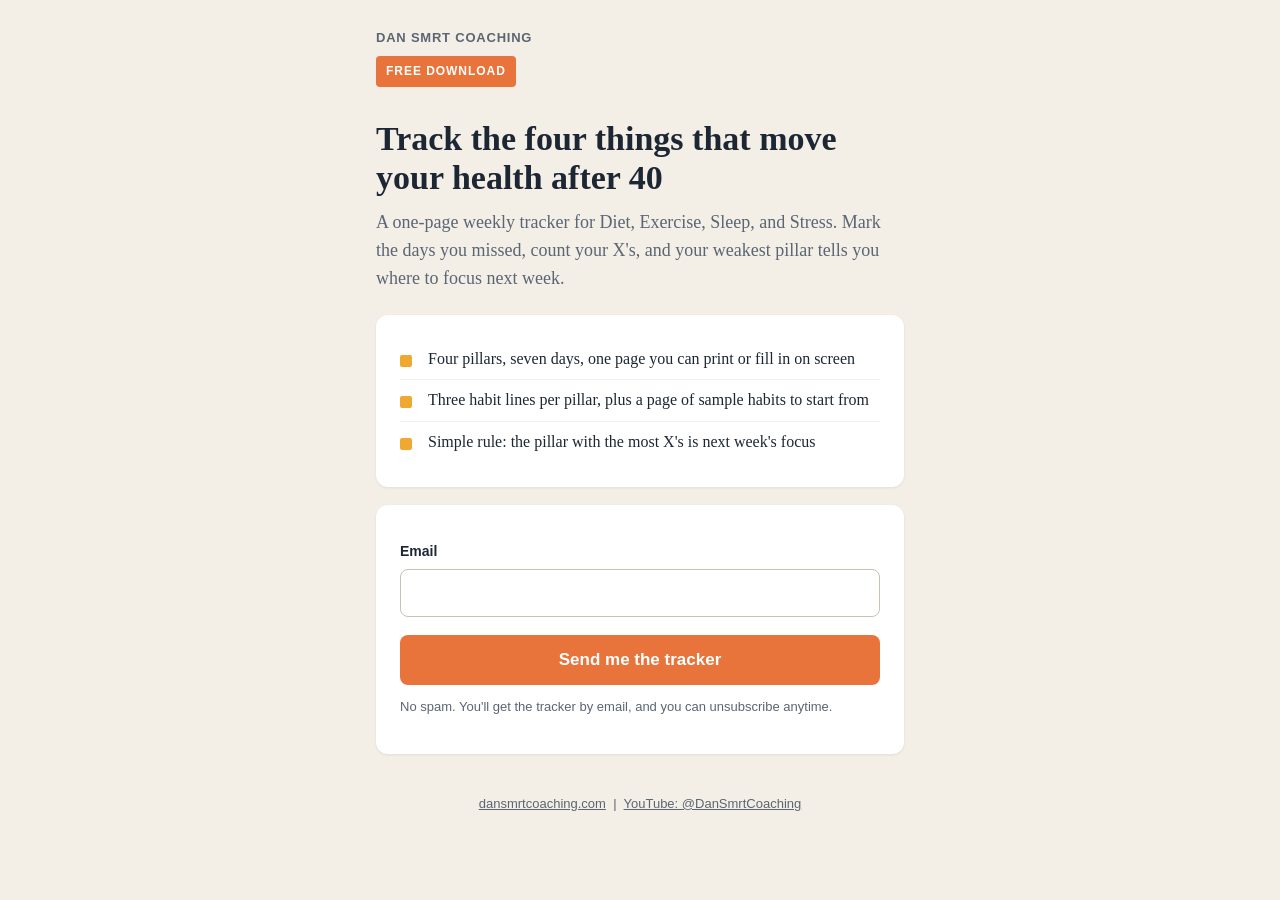
<file: tracker/index.html>
<!doctype html>
<html lang="en">
<head>
<meta charset="utf-8">
<meta name="viewport" content="width=device-width, initial-scale=1">
<title>Free Weekly D.E.S.S. Tracker | Dan Smrt Coaching</title>
<meta name="description" content="Get the free printable weekly tracker for the K.I.S.S. of D.E.S.S. framework: Diet, Exercise, Sleep, Stress.">
<style>
  :root {
    --slate: #1d2733;
    --sand: #f4efe6;
    --coral: #e8743b;
    --amber: #f0a930;
    --ink: #1d2733;
    --muted: #5b6573;
    --card: #ffffff;
  }
  @media (prefers-color-scheme: dark) {
    :root:not([data-theme="light"]) { --sand: #171d25; --card: #222b36; --ink: #f4efe6; --muted: #b7bfca; }
  }
  :root[data-theme="dark"] { --sand: #171d25; --card: #222b36; --ink: #f4efe6; --muted: #b7bfca; }

  * { box-sizing: border-box; }
  body {
    margin: 0;
    background: var(--sand);
    color: var(--ink);
    font-family: Georgia, "Times New Roman", serif;
    line-height: 1.55;
  }
  .wrap { max-width: 560px; margin: 0 auto; padding: 0 16px; }
  header { padding: 28px 0 8px; font-family: Helvetica, Arial, sans-serif; font-weight: 700; letter-spacing: .06em; font-size: 13px; text-transform: uppercase; color: var(--muted); }
  h1 { font-size: 34px; line-height: 1.15; margin: 18px 0 12px; }
  .lede { font-size: 18px; color: var(--muted); margin: 0 0 22px; }
  .tag { display: inline-block; background: var(--coral); color: #fff; font-family: Helvetica, Arial, sans-serif; font-weight: 700; font-size: 12px; letter-spacing: .08em; text-transform: uppercase; padding: 6px 10px; border-radius: 4px; margin-bottom: 14px; }
  .card { background: var(--card); border-radius: 12px; padding: 24px; box-shadow: 0 1px 3px rgba(0,0,0,.08); margin-bottom: 18px; }
  .what { margin: 0; padding-left: 0; list-style: none; }
  .what li { padding: 8px 0 8px 28px; position: relative; border-bottom: 1px solid rgba(0,0,0,.06); }
  .what li:last-child { border-bottom: 0; }
  .what li::before { content: ""; position: absolute; left: 0; top: 16px; width: 12px; height: 12px; background: var(--amber); border-radius: 2px; }
  label { display: block; font-family: Helvetica, Arial, sans-serif; font-size: 14px; font-weight: 700; margin: 12px 0 6px; }
  input[type="text"], input[type="email"] {
    width: 100%; padding: 13px 14px; font-size: 17px; border: 1.5px solid #c9c2b4; border-radius: 8px; background: #fff; color: #1d2733;
  }
  button {
    width: 100%; margin-top: 18px; padding: 15px; font-family: Helvetica, Arial, sans-serif; font-weight: 700; font-size: 17px;
    background: var(--coral); color: #fff; border: 0; border-radius: 8px; cursor: pointer;
  }
  button:hover { filter: brightness(.95); }
  .fine { font-family: Helvetica, Arial, sans-serif; font-size: 13px; color: var(--muted); margin-top: 12px; }
  #thanks { display: none; text-align: center; }
  #thanks a.dl { display: inline-block; margin-top: 12px; padding: 14px 22px; background: var(--slate); color: #fff; border-radius: 8px; text-decoration: none; font-family: Helvetica, Arial, sans-serif; font-weight: 700; }
  footer { font-family: Helvetica, Arial, sans-serif; font-size: 13px; color: var(--muted); text-align: center; padding: 22px 0 36px; }
  footer a { color: var(--muted); }
</style>
</head>
<body>
<div class="wrap">
  <header>Dan Smrt Coaching</header>

  <span class="tag">Free download</span>
  <h1>Track the four things that move your health after 40</h1>
  <p class="lede">A one-page weekly tracker for Diet, Exercise, Sleep, and Stress. Mark the days you missed, count your X's, and your weakest pillar tells you where to focus next week.</p>

  <div class="card">
    <ul class="what">
      <li>Four pillars, seven days, one page you can print or fill in on screen</li>
      <li>Three habit lines per pillar, plus a page of sample habits to start from</li>
      <li>Simple rule: the pillar with the most X's is next week's focus</li>
    </ul>
  </div>

  <div class="card" id="signup-card">
    <form id="signup" action="https://f063ee57.sibforms.com/serve/[base64]" method="POST" novalidate>
      <label for="email">Email</label>
      <input type="email" id="email" name="EMAIL" autocomplete="email" required>
      <!-- Brevo spam trap (must stay empty) and hidden fields -->
      <input type="text" name="email_address_check" value="" tabindex="-1" autocomplete="off" style="position:absolute;left:-9999px;" aria-hidden="true">
      <input type="hidden" name="locale" value="en">
      <input type="hidden" name="html_type" value="simple">

      <button type="submit">Send me the tracker</button>
      <p class="fine">No spam. You'll get the tracker by email, and you can unsubscribe anytime.</p>
    </form>
  </div>

  <div class="card" id="thanks">
    <h2 style="margin:0 0 8px;">Check your inbox</h2>
    <p style="margin:0 0 6px;">Your tracker is on its way. You can also download it now:</p>
    <a class="dl" href="../downloads/DESS-Weekly-Tracker-Fillable-Portrait.pdf" download>Download the PDF</a>
  </div>

  <footer>
    <a href="https://dansmrtcoaching.com">dansmrtcoaching.com</a> &nbsp;|&nbsp; <a href="https://www.youtube.com/@DanSmrtCoaching">YouTube: @DanSmrtCoaching</a>
  </footer>
</div>

<script>
  // Sends the address to the Brevo "Tracker Download Signup" form, then shows the download right away.
  // The delivery email is sent by the Brevo automation "Tracker Download - Delivery".
  document.getElementById('signup').addEventListener('submit', function (e) {
    var email = document.getElementById('email');
    if (!email.value || email.value.indexOf('@') < 1) {
      e.preventDefault();
      email.focus();
      return;
    }
    e.preventDefault();
    try {
      var data = new FormData(this);
      fetch(this.action, { method: 'POST', body: data, mode: 'no-cors' }).catch(function () {});
    } catch (err) {}
    document.getElementById('signup-card').style.display = 'none';
    document.getElementById('thanks').style.display = 'block';
  });
</script>
</body>
</html>
</file>
<file: styles.css>
:root {
  --ink: #1d2733;
  --ink-soft: #4c5560;
  --paper: #f4efe6;
  --paper-raised: #ffffff;
  --line: #ddd3c4;
  --accent: #e8743b;
  --accent-soft: #f7dcc9;
  --accent-deep: #b5531f;
  --amber: #f0a930;
  --max: 720px;
  --radius: 14px;
}

* { box-sizing: border-box; }

html { scroll-behavior: smooth; }

body {
  margin: 0;
  background: var(--paper);
  color: var(--ink);
  font-family: -apple-system, BlinkMacSystemFont, "Segoe UI", Roboto, Helvetica, Arial, sans-serif;
  line-height: 1.6;
  -webkit-font-smoothing: antialiased;
}

.wrap {
  max-width: var(--max);
  margin: 0 auto;
  padding: 0 24px;
}

/* Top bar */
.topbar {
  padding: 18px 24px;
  border-bottom: 1px solid var(--line);
  background: var(--paper-raised);
}
.topbar .wrap { display: flex; align-items: center; justify-content: space-between; }
.brand {
  font-weight: 800;
  letter-spacing: 0.02em;
  text-decoration: none;
  color: var(--ink);
  font-size: 15px;
  text-transform: uppercase;
}
.brand span { color: var(--accent); }
.pillar-tag {
  font-size: 12px;
  font-weight: 700;
  letter-spacing: 0.08em;
  text-transform: uppercase;
  color: var(--accent-deep);
  background: var(--accent-soft);
  padding: 6px 12px;
  border-radius: 999px;
}

/* Hero */
.hero { padding: 56px 0 40px; }
.eyebrow {
  font-size: 13px;
  font-weight: 700;
  letter-spacing: 0.1em;
  text-transform: uppercase;
  color: var(--accent-deep);
  margin: 0 0 14px;
}
h1 {
  font-family: Georgia, "Times New Roman", serif;
  font-size: clamp(30px, 5vw, 44px);
  line-height: 1.15;
  margin: 0 0 18px;
  color: var(--ink);
}
.lede {
  font-size: 19px;
  color: var(--ink-soft);
  margin: 0 0 8px;
  max-width: 62ch;
}

/* Sections */
section { padding: 40px 0; border-top: 1px solid var(--line); }
h2 {
  font-family: Georgia, "Times New Roman", serif;
  font-size: 26px;
  margin: 0 0 6px;
}
.section-kicker {
  font-size: 12px;
  font-weight: 700;
  letter-spacing: 0.08em;
  text-transform: uppercase;
  color: var(--accent-deep);
  margin: 0 0 10px;
}
p { margin: 0 0 16px; }
.muted { color: var(--ink-soft); }

/* Week cards */
.weeks {
  display: grid;
  grid-template-columns: 1fr;
  gap: 14px;
  margin-top: 22px;
}
.week-card {
  background: var(--paper-raised);
  border: 1px solid var(--line);
  border-radius: var(--radius);
  padding: 20px 22px;
}
.week-card .wk {
  display: inline-block;
  font-size: 12px;
  font-weight: 800;
  letter-spacing: 0.06em;
  text-transform: uppercase;
  color: var(--ink);
  background: var(--amber);
  padding: 4px 10px;
  border-radius: 999px;
  margin-bottom: 10px;
}
.week-card h3 { margin: 0 0 8px; font-size: 18px; }
.week-card p:last-child { margin-bottom: 0; }

/* Permission list */
.permission {
  list-style: none;
  margin: 22px 0 0;
  padding: 0;
  display: grid;
  gap: 10px;
}
.permission li {
  background: var(--paper-raised);
  border: 1px solid var(--line);
  border-radius: 10px;
  padding: 12px 16px;
  display: flex;
  gap: 10px;
  align-items: baseline;
}
.permission li::before {
  content: "✕";
  color: var(--accent);
  font-weight: 800;
  flex-shrink: 0;
}

/* Signup box */
.signup-box {
  background: var(--ink);
  color: #f4efe6;
  border-radius: 18px;
  padding: 36px 30px;
  margin: 0;
}
.signup-box h2 { color: #fff; }
.signup-box .muted { color: #e6e0d4; }
.signup-form {
  display: flex;
  flex-wrap: wrap;
  gap: 10px;
  margin-top: 20px;
}
.signup-form input[type="email"],
.signup-form input[type="text"] {
  flex: 1 1 220px;
  padding: 14px 16px;
  border-radius: 10px;
  border: none;
  font-size: 16px;
}
.btn {
  display: inline-block;
  background: var(--accent);
  color: #fff;
  font-weight: 700;
  border: none;
  padding: 14px 22px;
  border-radius: 10px;
  font-size: 16px;
  cursor: pointer;
  text-decoration: none;
  text-align: center;
}
.btn:hover { background: var(--accent-deep); }
.form-note { font-size: 14px; color: #ddd6c8; margin-top: 12px; }

/* Apply CTA */
.apply-cta {
  background: var(--accent-soft);
  border: 1px solid var(--line);
  border-radius: var(--radius);
  padding: 28px 26px;
  text-align: center;
}
.apply-cta h2 { font-size: 22px; }
.apply-cta .btn { margin-top: 6px; background: var(--ink); }
.apply-cta .btn:hover { background: #000; }

footer {
  padding: 30px 0 50px;
  text-align: center;
  color: var(--ink-soft);
  font-size: 13px;
}
footer a { color: var(--ink-soft); }

@media (max-width: 480px) {
  .hero { padding: 40px 0 28px; }
  section { padding: 30px 0; }
}

/* Brevo iframe signup form */
.signup-frame {
  display: block;
  width: 100%;
  max-width: 540px;
  min-height: 520px;
  margin: 20px auto 0;
  border: 0;
  border-radius: 10px;
  overflow: hidden;
}

/* Apply page — email CTA */
.apply-questions { margin: 18px 0 0; padding-left: 22px; color: #f4efe6; font-size: 17px; }
.apply-questions li { margin-bottom: 8px; }
</file>
